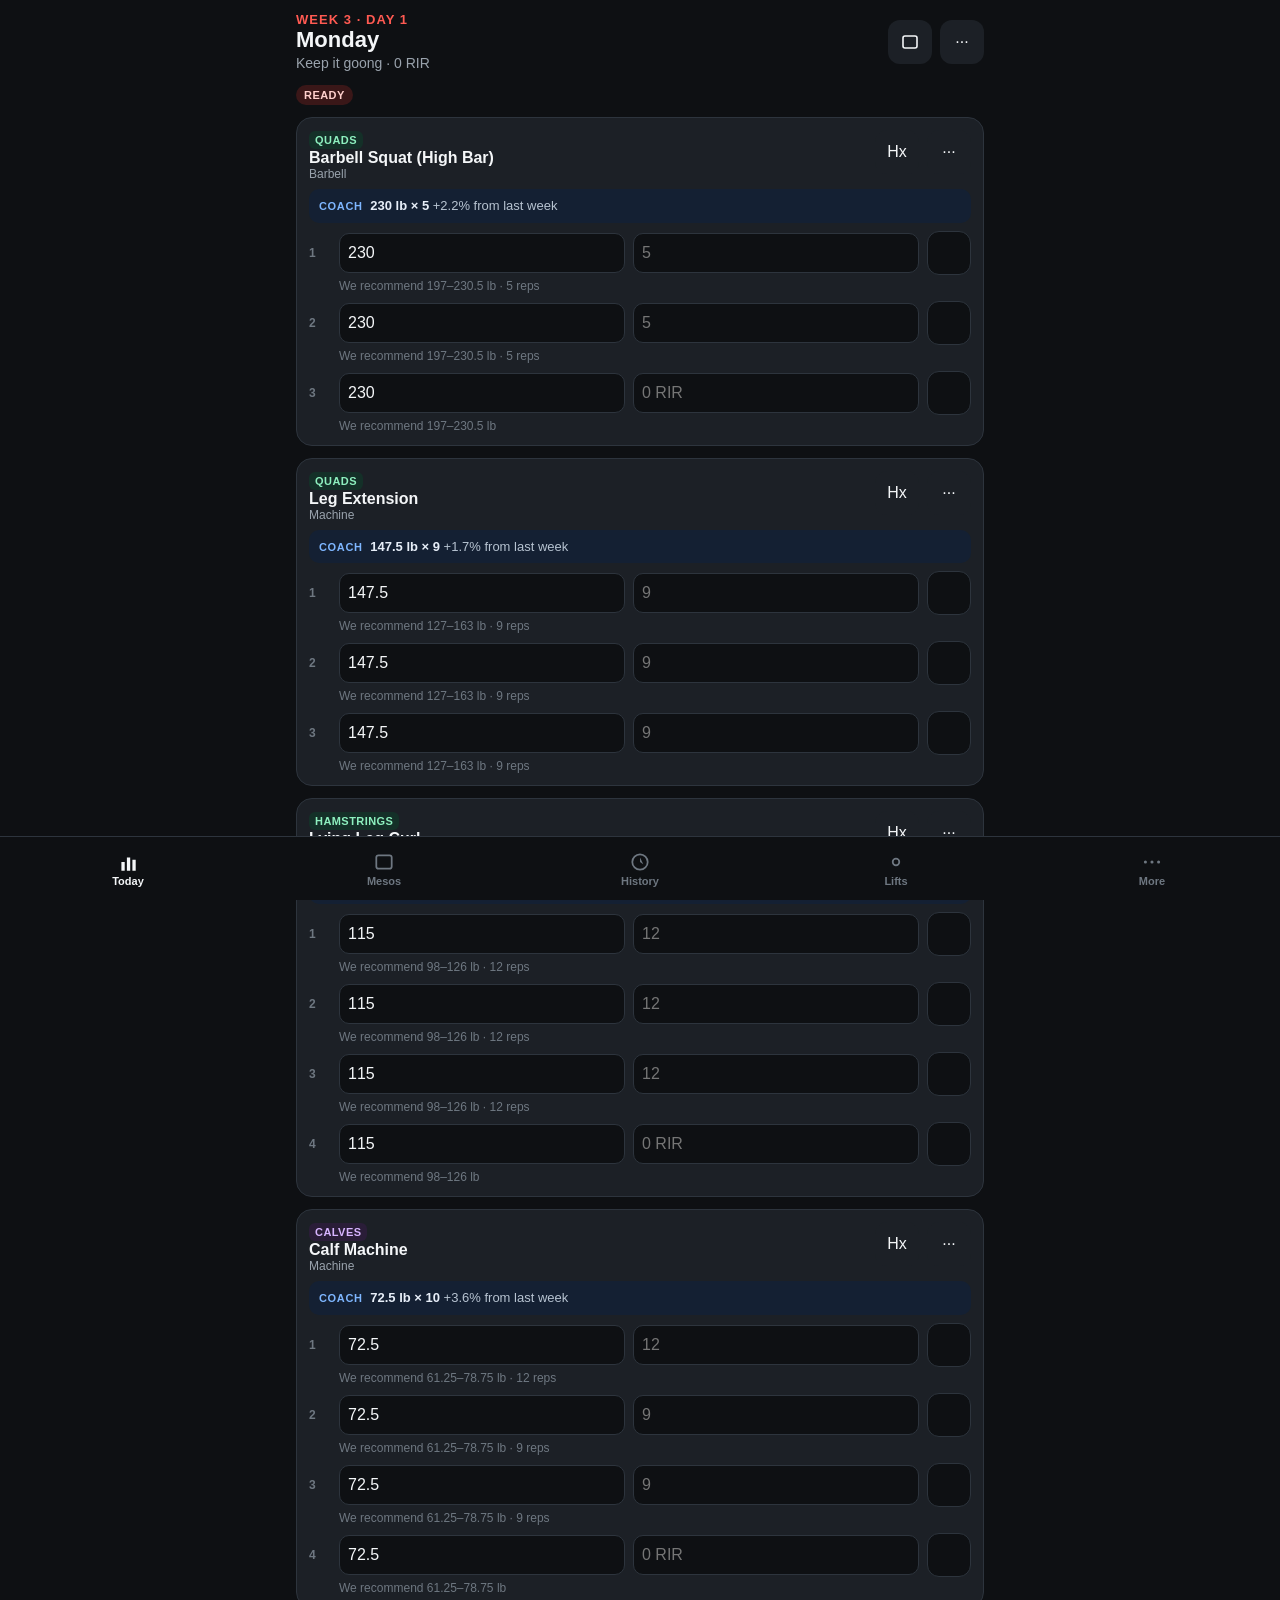
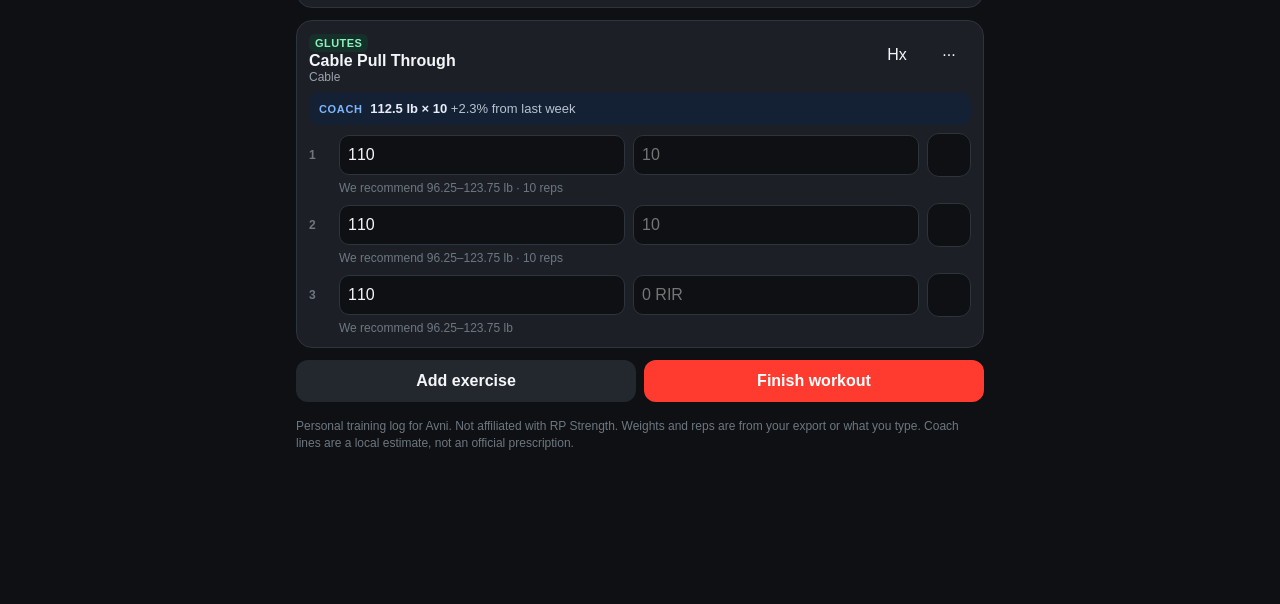
<file: index.html>
<!DOCTYPE html>
<html lang="en">
<head>
<meta charset="utf-8">
<meta name="viewport" content="width=device-width, initial-scale=1, viewport-fit=cover">
<meta name="theme-color" content="#0e1013">
<meta name="color-scheme" content="dark">
<meta name="apple-mobile-web-app-capable" content="yes">
<meta name="mobile-web-app-capable" content="yes">
<meta name="apple-mobile-web-app-status-bar-style" content="black-translucent">
<meta name="apple-mobile-web-app-title" content="Hypertrophy">
<meta name="description" content="Personal hypertrophy log. Not affiliated with RP Strength.">
<title>Hypertrophy</title>
<link rel="icon" href="favicon.svg" type="image/svg+xml">
<link rel="apple-touch-icon" href="favicon.svg">
<link rel="manifest" href="manifest.webmanifest">
</head>
<body>
<div id="app"><p class="boot" style="font-family:-apple-system,BlinkMacSystemFont,sans-serif;color:#9aa3ad;padding:48px 20px;text-align:center">Loading training history…</p></div>
<script>
(function () {
  function base() {
    var q = location.search.replace(/^\?/, "");
    if (q.indexOf("http") === 0) {
      try { q = decodeURIComponent(q); } catch (e) {}
      if (q.indexOf("http") === 0) return q.replace(/[^/]+$/, "");
    }
    return "./";
  }
  window.__ASSET_BASE__ = base();
  document.querySelectorAll('link[rel="icon"], link[rel="apple-touch-icon"], link[rel="manifest"]').forEach(function (el) {
    var href = el.getAttribute("href");
    if (href && href.indexOf("http") !== 0) el.setAttribute("href", window.__ASSET_BASE__ + href);
  });
  function load(path) {
    return fetch(window.__ASSET_BASE__ + path, { cache: "no-cache" }).then(function (res) {
      if (!res.ok) throw new Error("Could not load " + path + " (" + res.status + ")");
      return res.text();
    });
  }
  function injectScript(code) {
    var s = document.createElement("script");
    s.textContent = code;
    document.body.appendChild(s);
  }
  load("styles.css").then(function (css) {
    var style = document.createElement("style");
    style.textContent = css;
    document.head.appendChild(style);
    return load("logic.js");
  }).then(function (code) {
    injectScript(code);
    return load("overload.js");
  }).then(function (code) {
    injectScript(code);
    return load("app.js");
  }).then(function (code) {
    injectScript(code);
  }).catch(function (err) {
    var el = document.getElementById("app");
    if (el) el.textContent = (err && err.message) ? err.message : "Could not load the log.";
  });
})();
</script>
</body>
</html>
</file>
